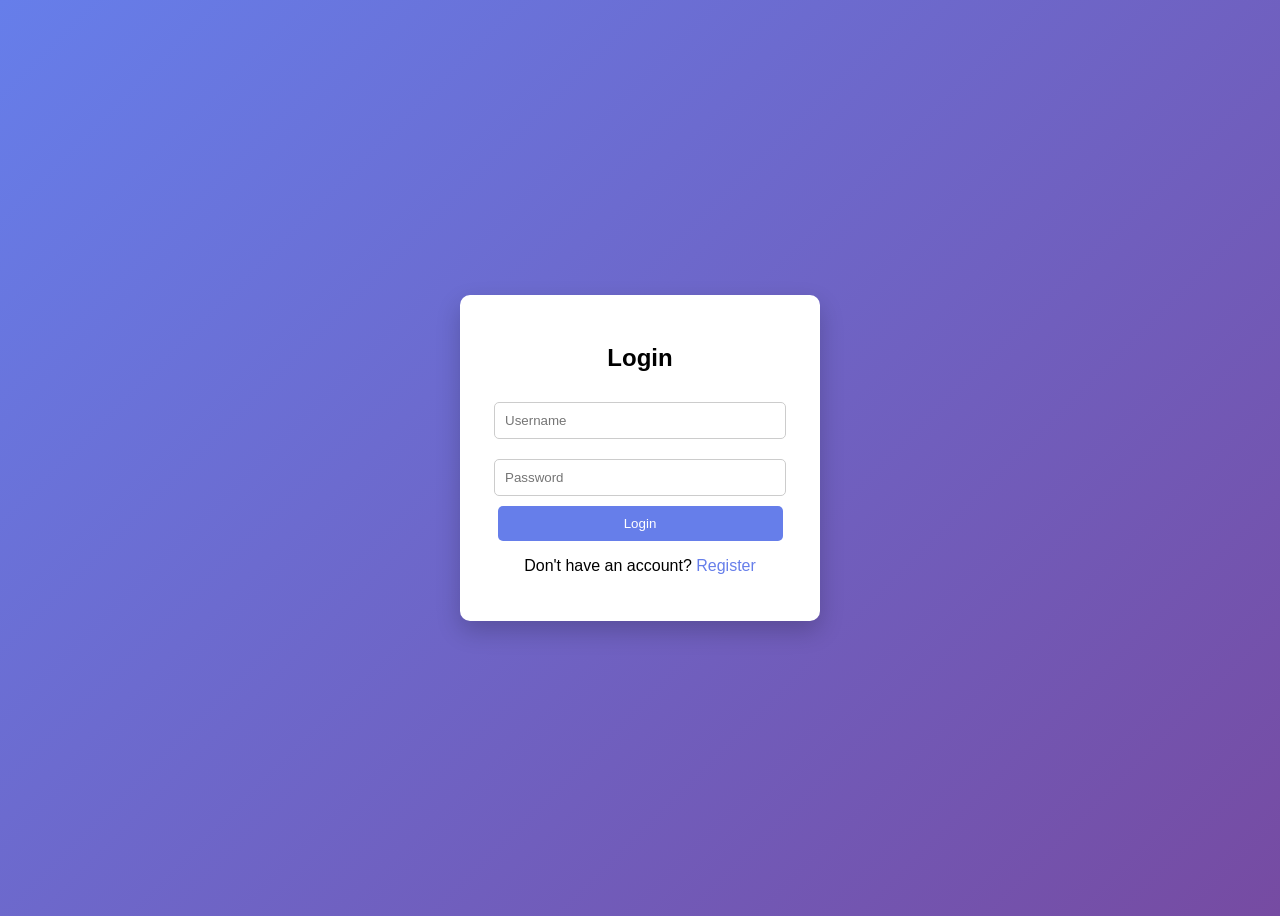
<file: index.html>
<!DOCTYPE html>
<html lang="en">
<head>
  <meta charset="UTF-8">
  <title>Login</title>
  <link rel="stylesheet" href="style.css">
</head>
<body>

<div class="container">
  <h2>Login</h2>

  <input type="text" id="loginUser" placeholder="Username">
  <input type="password" id="loginPass" placeholder="Password">

  <button onclick="login()">Login</button>

  <p>Don't have an account? <a href="register.html">Register</a></p>
</div>

<script src="script.js"></script>
</body>
</html>
</file>
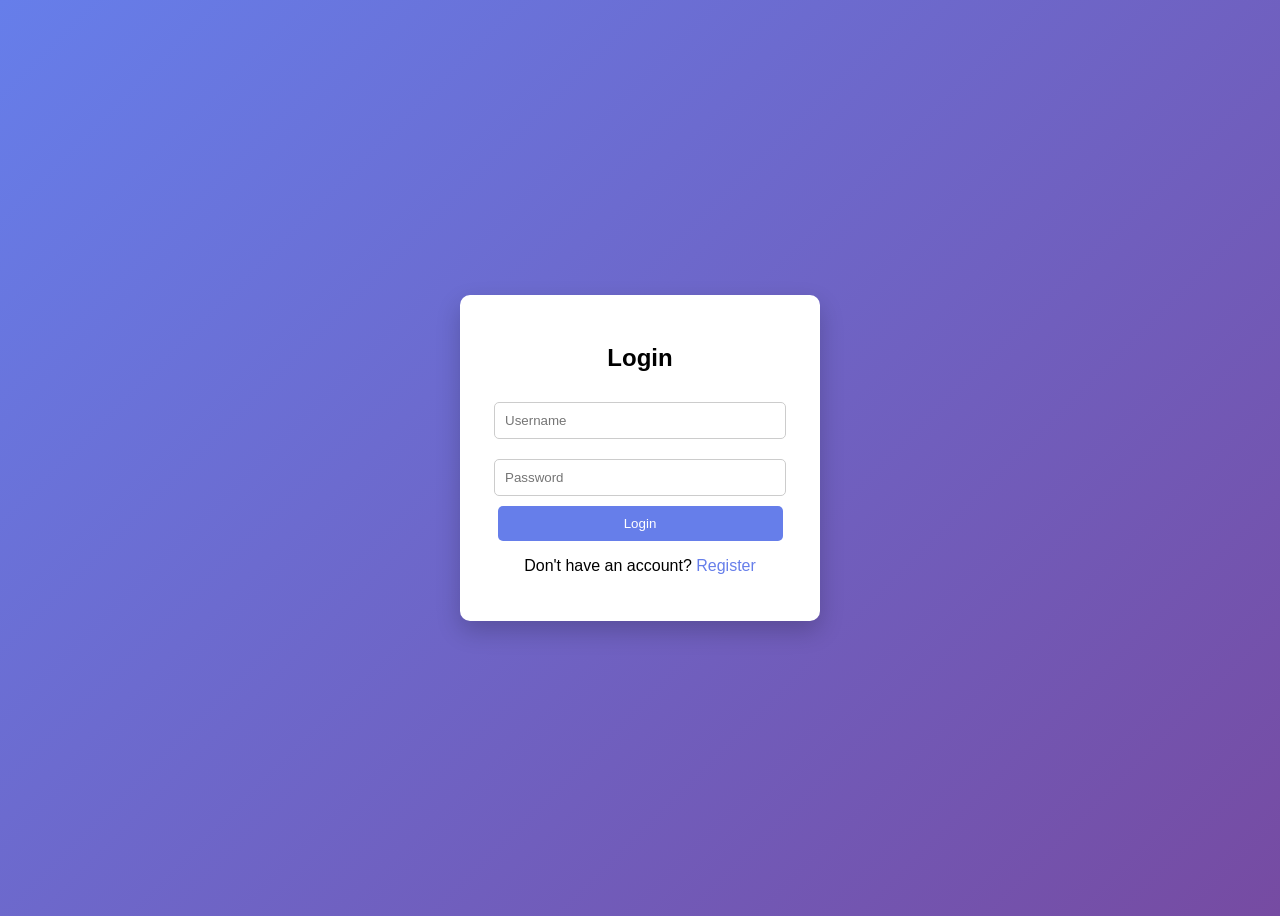
<file: dashboard.html>
<!DOCTYPE html>
<html lang="en">
<head>
  <meta charset="UTF-8">
  <title>Dashboard</title>
  <link rel="stylesheet" href="style.css">
</head>
<body>

<div class="container">
  <h2>Welcome 🎉</h2>
  <p>You have successfully logged in.</p>

  <button onclick="logout()">Logout</button>
</div>

<script src="script.js"></script>
<script>
  if (!localStorage.getItem("loggedIn")) {
    window.location.href = "index.html";
  }
</script>
</body>
</html>
</file>
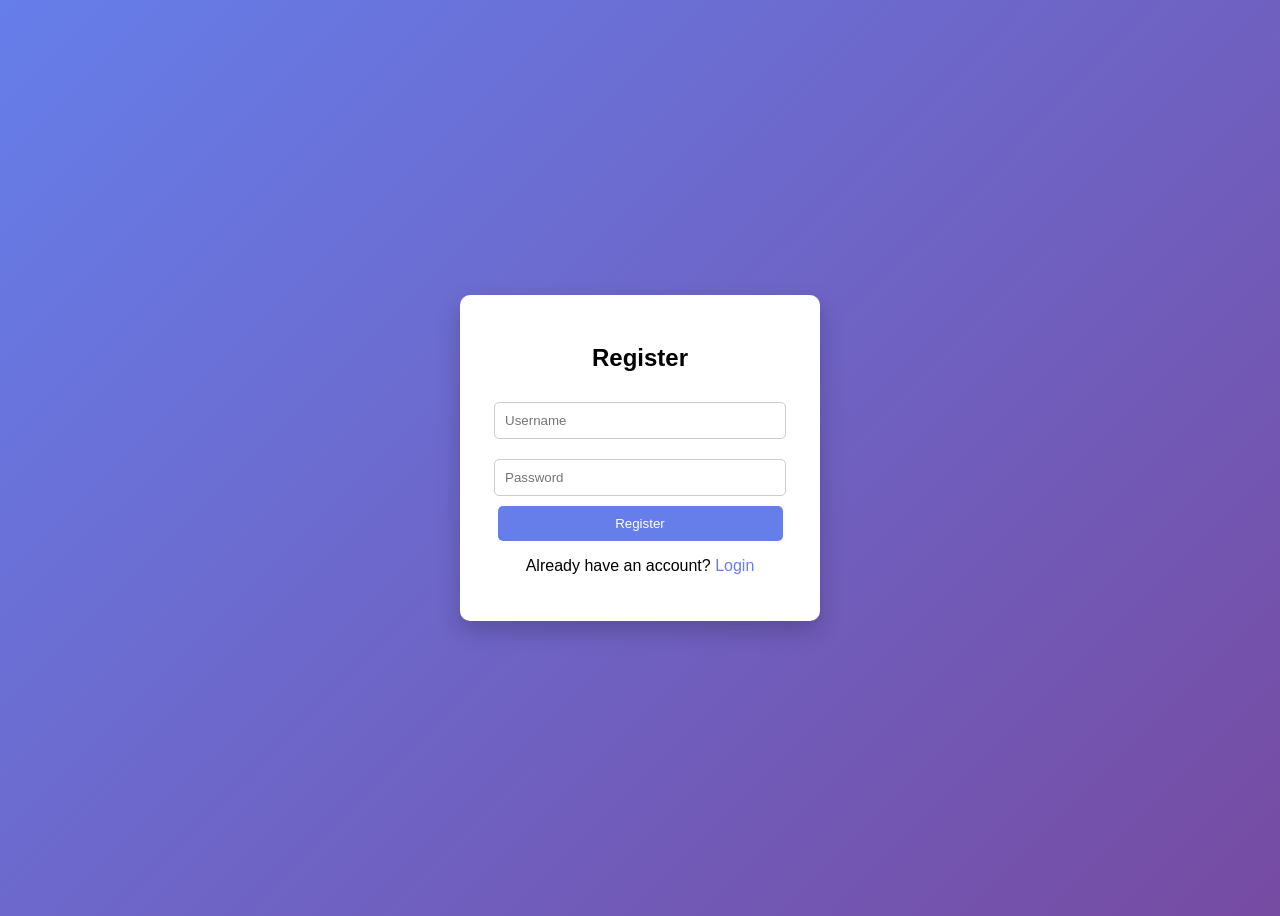
<file: register.html>
<!DOCTYPE html>
<html lang="en">
<head>
  <meta charset="UTF-8">
  <title>Register</title>
  <link rel="stylesheet" href="style.css">
</head>
<body>

<div class="container">
  <h2>Register</h2>

  <input type="text" id="regUser" placeholder="Username">
  <input type="password" id="regPass" placeholder="Password">

  <button onclick="register()">Register</button>

  <p>Already have an account? <a href="index.html">Login</a></p>
</div>

<script src="script.js"></script>
</body>
</html>
</file>
<file: style.css>
body {
    font-family: Arial, sans-serif;
    background: linear-gradient(135deg, #667eea, #764ba2);
    height: 100vh;
    display: flex;
    justify-content: center;
    align-items: center;
  }
  
  .container {
    background: white;
    padding: 30px;
    width: 300px;
    border-radius: 10px;
    text-align: center;
    box-shadow: 0 10px 25px rgba(0,0,0,0.2);
    transition: transform 0.3s;
  }
  
  .container:hover {
    transform: scale(1.05);
  }
  
  h2 {
    margin-bottom: 20px;
  }
  
  input {
    width: 90%;
    padding: 10px;
    margin: 10px 0;
    border-radius: 5px;
    border: 1px solid #ccc;
    transition: border 0.3s;
  }
  
  input:hover {
    border: 1px solid #667eea;
  }
  
  button {
    width: 95%;
    padding: 10px;
    background: #667eea;
    color: white;
    border: none;
    border-radius: 5px;
    cursor: pointer;
    transition: background 0.3s, transform 0.2s;
  }
  
  button:hover {
    background: #764ba2;
    transform: translateY(-2px);
  }
  
  a {
    color: #667eea;
    text-decoration: none;
  }
  
  a:hover {
    text-decoration: underline;
  }
</file>
